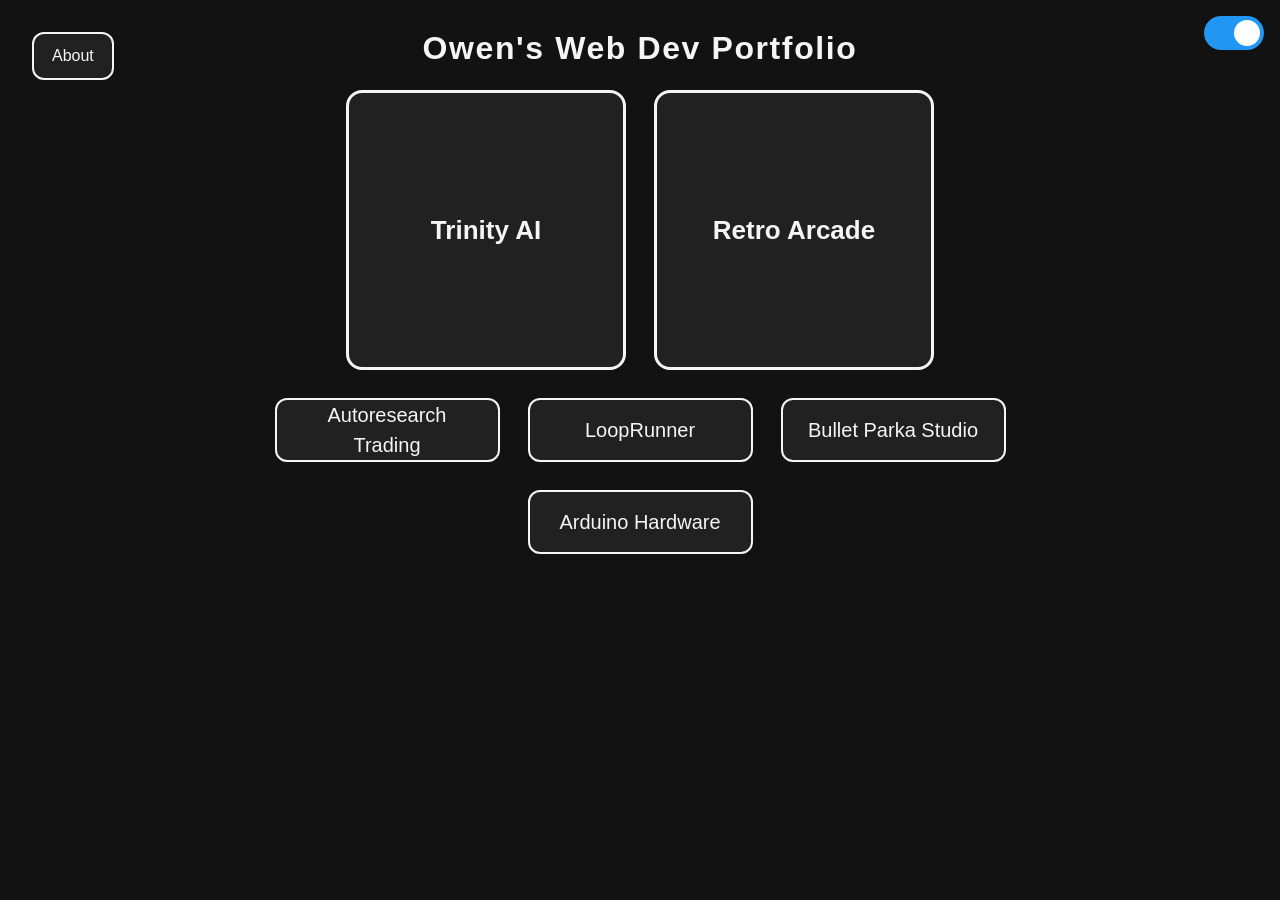
<file: index.html>
<!DOCTYPE html>
<html lang="en">
<head>
  <meta charset="UTF-8" />
  <meta name="viewport" content="width=device-width, initial-scale=1.0" />
  <title>Owen's Web Dev Portfolio</title>
  <link rel="stylesheet" href="style.css" />
</head>
<body>
  <!-- Dark mode toggle -->
  <label class="switch" aria-label="Toggle dark mode">
    <input type="checkbox" id="dark-mode-toggle" />
    <span class="slider"></span>
  </label>

  <!-- About button: top-left corner -->
  <a href="about.html" class="about-corner">
    <span class="square-tab">
      About
      <img class="tiedye-button" src="assets/img/lava_texture.jpeg" alt="" />
    </span>
  </a>

  <header id="header">
    <h1><span>Owen's Web Dev Portfolio</span></h1>

    <!-- Navigation tabs -->
    <nav aria-label="Main navigation">

      <!-- Row 1: Featured projects (centered) -->
      <div class="nav-row">
        <a href="https://dubya.ai" target="_blank" rel="noopener noreferrer">
          <span class="square-tab featured-tab">
            Trinity AI
            <img class="tiedye-button" src="assets/img/tiedye_button.jpeg" alt="" />
          </span>
        </a>

        <a href="https://dubya.ai/vidya" target="_blank" rel="noopener noreferrer">
          <span class="square-tab featured-tab">
            Retro Arcade
            <img class="tiedye-button" src="assets/img/cyan_mosaic.jpeg" alt="" />
          </span>
        </a>
      </div>

      <!-- Row 3: Smaller projects (centered) -->
      <div class="nav-row">
        <a href="https://github.com/owenheidenreich/autoresearch-trading" target="_blank" rel="noopener noreferrer">
          <span class="square-tab">
            Autoresearch Trading
            <img class="tiedye-button" src="assets/img/tiedye_button.jpeg" alt="" />
          </span>
        </a>

        <a href="https://github.com/owenheidenreich/looprunner" target="_blank" rel="noopener noreferrer">
          <span class="square-tab">
            LoopRunner
            <img class="tiedye-button" src="assets/img/cyan_mosaic.jpeg" alt="" />
          </span>
        </a>

        <a href="https://github.com/owenheidenreich/sea-urchin-parka" target="_blank" rel="noopener noreferrer">
          <span class="square-tab">
            Bullet Parka Studio
            <img class="tiedye-button" src="assets/img/lava_texture.jpeg" alt="" />
          </span>
        </a>

        <a href="https://github.com/owenheidenreich/arduino-starter-kit-challenge" target="_blank" rel="noopener noreferrer">
          <span class="square-tab">
            Arduino Hardware
            <img class="tiedye-button" src="assets/img/tiedye_button.jpeg" alt="" />
          </span>
        </a>
      </div>

    </nav>
  </header>

  <script src="darkmode.js"></script>
</body>
</html>
</file>
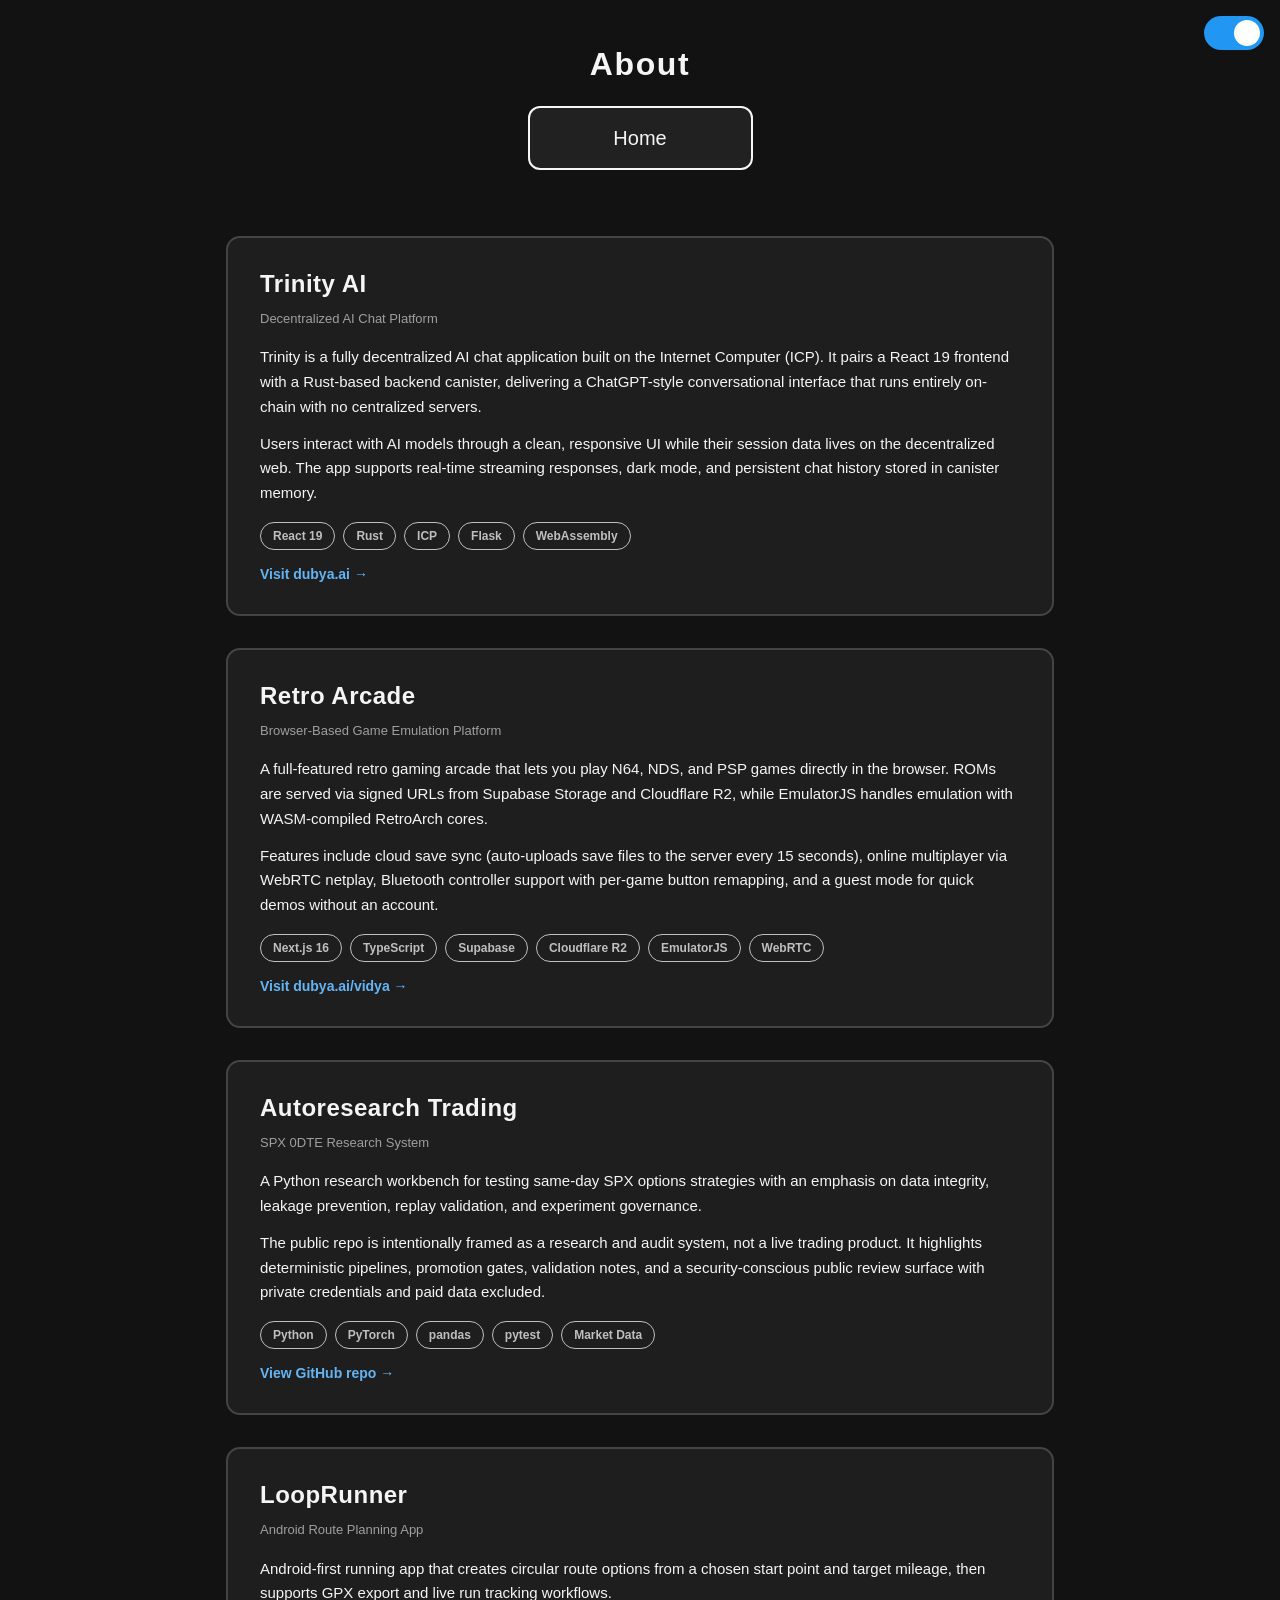
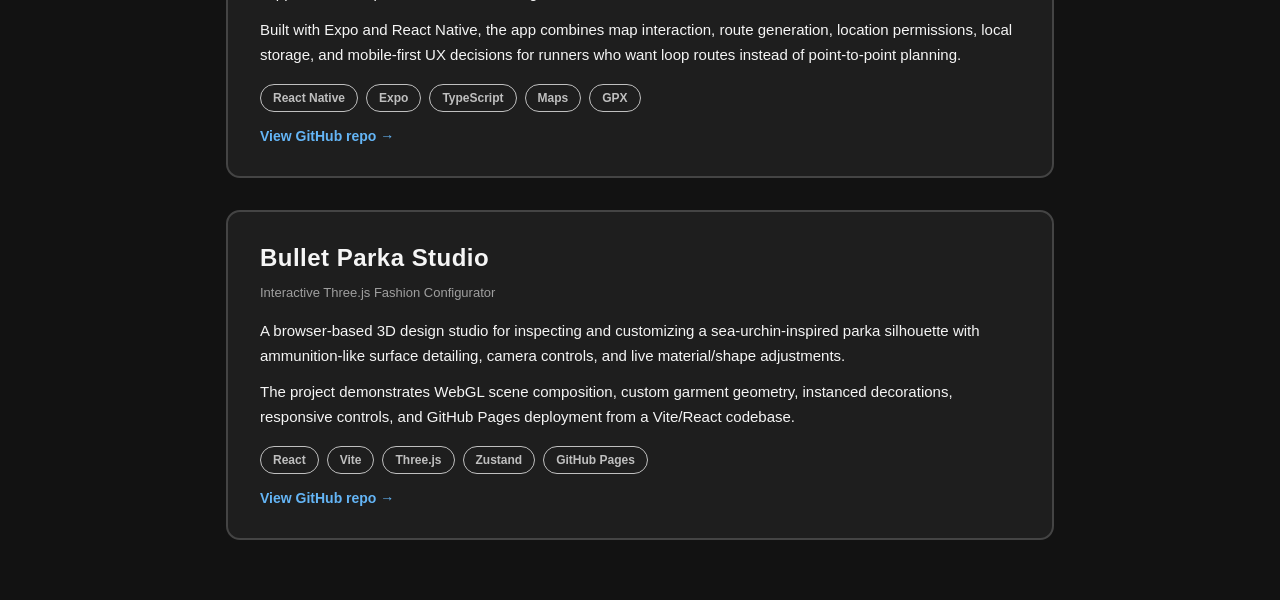
<file: about.html>
<!DOCTYPE html>
<html lang="en">
<head>
  <meta charset="UTF-8" />
  <meta name="viewport" content="width=device-width, initial-scale=1.0" />
  <title>About – Owen's Web Dev Portfolio</title>
  <link rel="stylesheet" href="style.css" />
  <style>
    .about-grid {
      display: flex;
      flex-direction: column;
      align-items: center;
      gap: 32px;
      padding: 40px 16px 60px;
      max-width: 860px;
      margin: 0 auto;
    }

    .project-card {
      width: 100%;
      padding: 28px 32px;
      border: 2px solid rgba(0, 0, 0, 0.15);
      border-radius: 14px;
      background-color: #f1f1f1;
      transition: transform 0.2s ease, box-shadow 0.2s ease, background-color 0.2s ease, border-color 0.2s ease;
    }

    .project-card:hover {
      transform: translateY(-3px);
      box-shadow: 0 10px 28px rgba(0, 0, 0, 0.18);
    }

    .project-card h2 {
      margin: 0 0 6px;
      font-size: 24px;
      letter-spacing: 0.02em;
    }

    .project-card .subtitle {
      font-size: 13px;
      opacity: 0.6;
      margin: 0 0 16px;
    }

    .project-card p {
      font-size: 15px;
      line-height: 1.65;
      margin: 0 0 12px;
    }

    .project-card p:last-child {
      margin-bottom: 0;
    }

    .tag-row {
      display: flex;
      flex-wrap: wrap;
      gap: 8px;
      margin-top: 16px;
    }

    .tag {
      display: inline-block;
      padding: 4px 12px;
      font-size: 12px;
      font-weight: 600;
      border-radius: 999px;
      border: 1px solid currentColor;
      opacity: 0.75;
    }

    .project-link {
      display: inline-block;
      margin-top: 14px;
      font-size: 14px;
      font-weight: 600;
      color: #2196f3;
      text-decoration: none;
      transition: opacity 0.2s;
    }

    .project-link:hover {
      opacity: 0.7;
      text-decoration: underline;
    }

    /* Dark mode overrides */
    body.dark-mode .project-card {
      background-color: #1e1e1e;
      border-color: #444;
    }

    body.dark-mode .project-link {
      color: #64b5f6;
    }
  </style>
</head>
<body>
  <!-- Dark mode toggle -->
  <label class="switch" aria-label="Toggle dark mode">
    <input type="checkbox" id="dark-mode-toggle" />
    <span class="slider"></span>
  </label>

  <!-- Header + nav -->
  <header id="header" style="min-height: auto; padding: 40px 16px 20px;">
    <h1><span>About</span></h1>
    <nav aria-label="Main navigation">
      <a href="index.html">
        <span class="square-tab">
          Home
          <img class="tiedye-button" src="assets/img/tiedye_button.jpeg" alt="" />
        </span>
      </a>
    </nav>
  </header>

  <main class="about-grid">

    <!-- Trinity AI -->
    <article class="project-card">
      <h2>Trinity AI</h2>
      <p class="subtitle">Decentralized AI Chat Platform</p>
      <p>
        Trinity is a fully decentralized AI chat application built on the
        Internet Computer (ICP). It pairs a React 19 frontend with a Rust-based
        backend canister, delivering a ChatGPT-style conversational interface
        that runs entirely on-chain with no centralized servers.
      </p>
      <p>
        Users interact with AI models through a clean, responsive UI while
        their session data lives on the decentralized web. The app supports
        real-time streaming responses, dark mode, and persistent chat history
        stored in canister memory.
      </p>
      <div class="tag-row">
        <span class="tag">React 19</span>
        <span class="tag">Rust</span>
        <span class="tag">ICP</span>
        <span class="tag">Flask</span>
        <span class="tag">WebAssembly</span>
      </div>
      <a class="project-link" href="https://dubya.ai" target="_blank" rel="noopener noreferrer">Visit dubya.ai &rarr;</a>
    </article>

    <!-- Retro Arcade -->
    <article class="project-card">
      <h2>Retro Arcade</h2>
      <p class="subtitle">Browser-Based Game Emulation Platform</p>
      <p>
        A full-featured retro gaming arcade that lets you play N64, NDS, and PSP
        games directly in the browser. ROMs are served via signed URLs from
        Supabase Storage and Cloudflare R2, while EmulatorJS handles emulation
        with WASM-compiled RetroArch cores.
      </p>
      <p>
        Features include cloud save sync (auto-uploads save files to the server
        every 15 seconds), online multiplayer via WebRTC netplay, Bluetooth
        controller support with per-game button remapping, and a guest mode for
        quick demos without an account.
      </p>
      <div class="tag-row">
        <span class="tag">Next.js 16</span>
        <span class="tag">TypeScript</span>
        <span class="tag">Supabase</span>
        <span class="tag">Cloudflare R2</span>
        <span class="tag">EmulatorJS</span>
        <span class="tag">WebRTC</span>
      </div>
      <a class="project-link" href="https://dubya.ai/vidya" target="_blank" rel="noopener noreferrer">Visit dubya.ai/vidya &rarr;</a>
    </article>

    <!-- Autoresearch Trading -->
    <article class="project-card">
      <h2>Autoresearch Trading</h2>
      <p class="subtitle">SPX 0DTE Research System</p>
      <p>
        A Python research workbench for testing same-day SPX options strategies
        with an emphasis on data integrity, leakage prevention, replay
        validation, and experiment governance.
      </p>
      <p>
        The public repo is intentionally framed as a research and audit system,
        not a live trading product. It highlights deterministic pipelines,
        promotion gates, validation notes, and a security-conscious public
        review surface with private credentials and paid data excluded.
      </p>
      <div class="tag-row">
        <span class="tag">Python</span>
        <span class="tag">PyTorch</span>
        <span class="tag">pandas</span>
        <span class="tag">pytest</span>
        <span class="tag">Market Data</span>
      </div>
      <a class="project-link" href="https://github.com/owenheidenreich/autoresearch-trading" target="_blank" rel="noopener noreferrer">View GitHub repo &rarr;</a>
    </article>

    <!-- LoopRunner -->
    <article class="project-card">
      <h2>LoopRunner</h2>
      <p class="subtitle">Android Route Planning App</p>
      <p>
        Android-first running app that creates circular route options from a
        chosen start point and target mileage, then supports GPX export and
        live run tracking workflows.
      </p>
      <p>
        Built with Expo and React Native, the app combines map interaction,
        route generation, location permissions, local storage, and mobile-first
        UX decisions for runners who want loop routes instead of point-to-point
        planning.
      </p>
      <div class="tag-row">
        <span class="tag">React Native</span>
        <span class="tag">Expo</span>
        <span class="tag">TypeScript</span>
        <span class="tag">Maps</span>
        <span class="tag">GPX</span>
      </div>
      <a class="project-link" href="https://github.com/owenheidenreich/looprunner" target="_blank" rel="noopener noreferrer">View GitHub repo &rarr;</a>
    </article>

    <!-- Bullet Parka Studio -->
    <article class="project-card">
      <h2>Bullet Parka Studio</h2>
      <p class="subtitle">Interactive Three.js Fashion Configurator</p>
      <p>
        A browser-based 3D design studio for inspecting and customizing a
        sea-urchin-inspired parka silhouette with ammunition-like surface
        detailing, camera controls, and live material/shape adjustments.
      </p>
      <p>
        The project demonstrates WebGL scene composition, custom garment
        geometry, instanced decorations, responsive controls, and GitHub Pages
        deployment from a Vite/React codebase.
      </p>
      <div class="tag-row">
        <span class="tag">React</span>
        <span class="tag">Vite</span>
        <span class="tag">Three.js</span>
        <span class="tag">Zustand</span>
        <span class="tag">GitHub Pages</span>
      </div>
      <a class="project-link" href="https://github.com/owenheidenreich/sea-urchin-parka" target="_blank" rel="noopener noreferrer">View GitHub repo &rarr;</a>
    </article>

  </main>

  <script src="darkmode.js"></script>
</body>
</html>
</file>
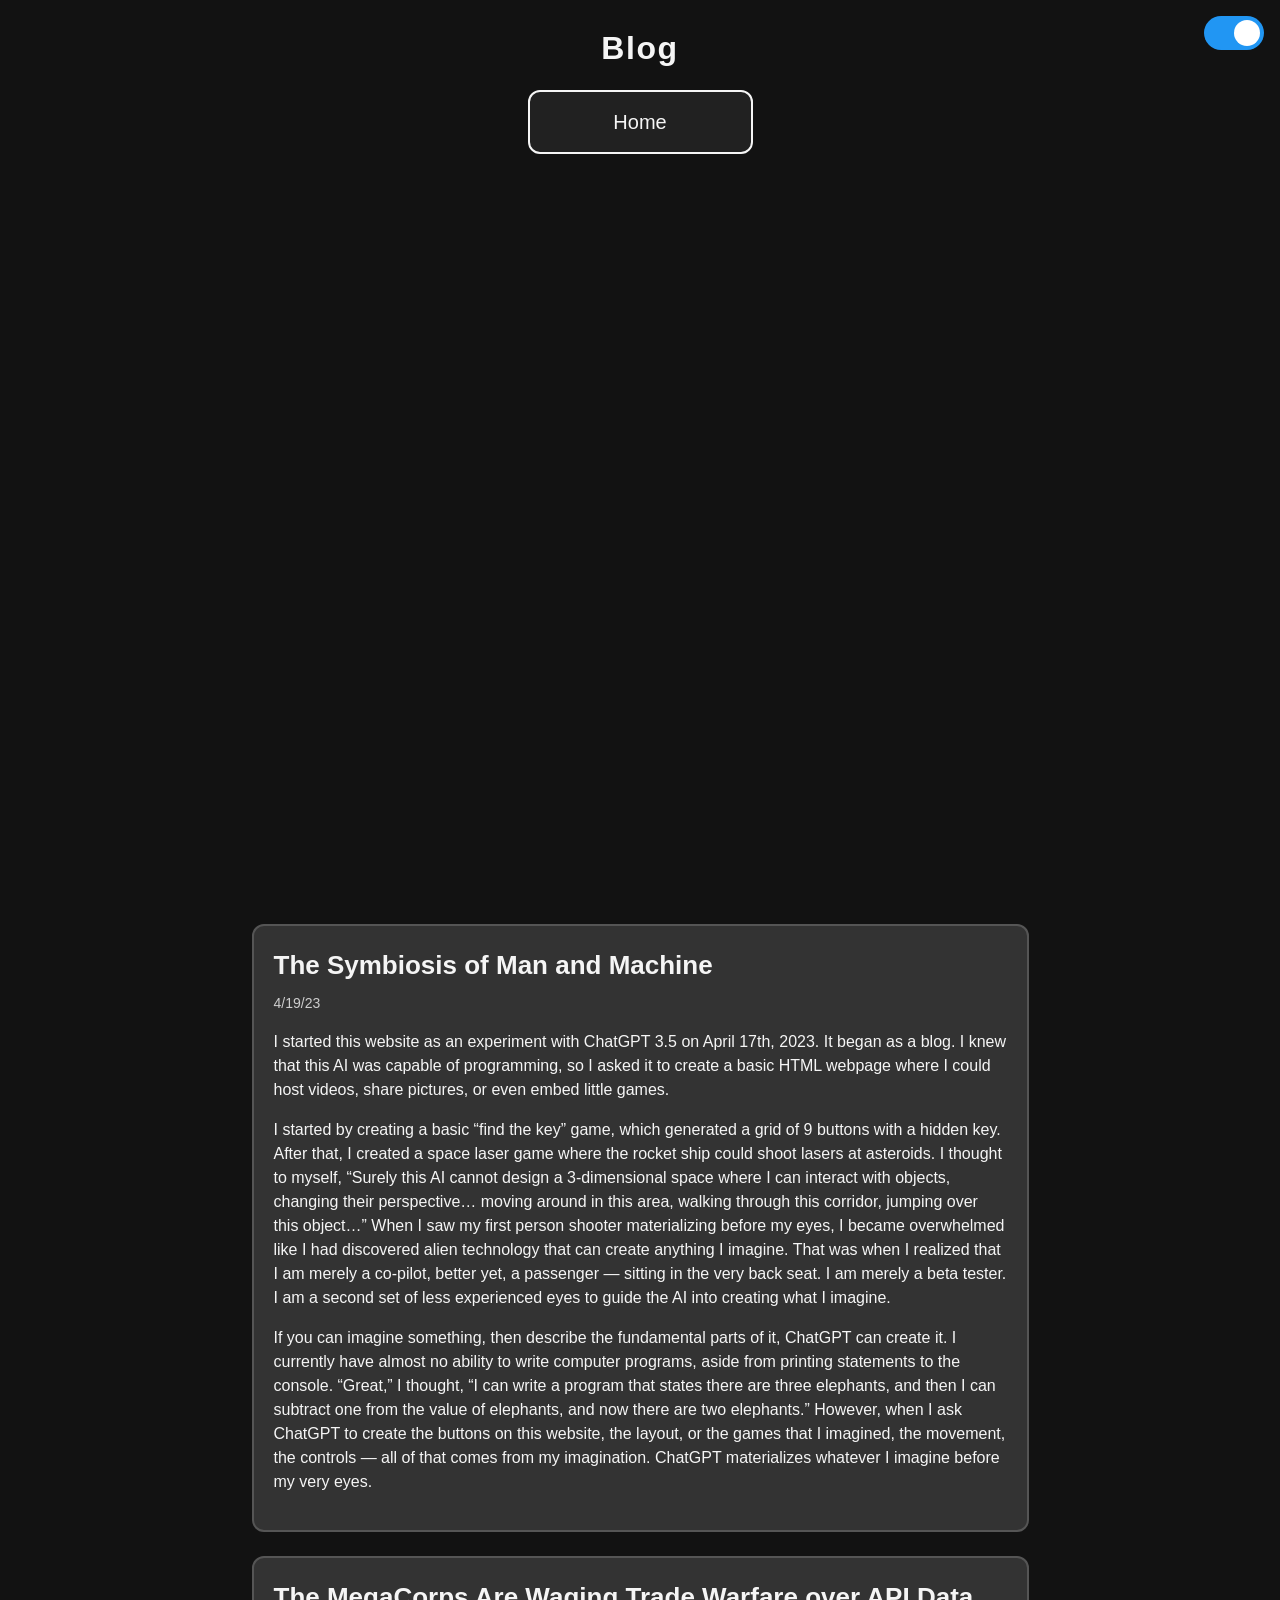
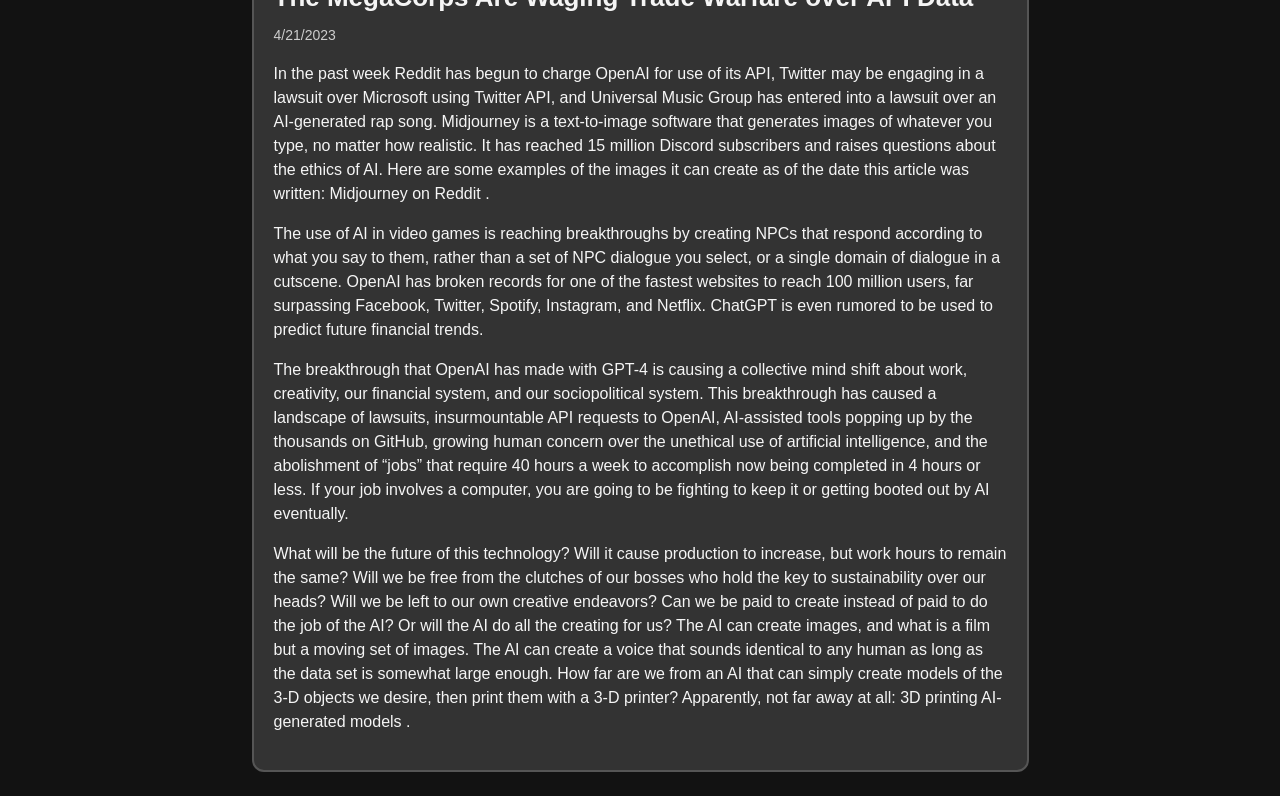
<file: blog.html>
<!DOCTYPE html>
<html lang="en">
<head>
  <meta charset="UTF-8" />
  <meta name="viewport" content="width=device-width, initial-scale=1.0" />
  <title>Blog – Owen's Web Dev Portfolio</title>
  <link rel="stylesheet" href="style.css" />
</head>
<body>
  <!-- Dark mode toggle (same pattern as other pages) -->
  <label class="switch" aria-label="Toggle dark mode">
    <input type="checkbox" id="dark-mode-toggle" />
    <span class="slider"></span>
  </label>

  <!-- Header + nav -->
  <header id="header">
    <h1><span>Blog</span></h1>
    <nav aria-label="Main navigation">
      <a href="index.html">
        <span class="square-tab">
          Home
          <img class="tiedye-button" src="assets/img/tiedye_button.jpeg" alt="" />
        </span>
      </a>
    </nav>
  </header>

  <main>

    <!-- POST 1: Symbiosis of Man and Machine -->
    <article class="content" id="symbiosis">
      <h2 class="title">The Symbiosis of Man and Machine</h2>
      <p class="date">4/19/23</p>

      <p class="paragraph">
        I started this website as an experiment with ChatGPT 3.5 on April 17th,
        2023. It began as a blog. I knew that this AI was capable of
        programming, so I asked it to create a basic HTML webpage where I could
        host videos, share pictures, or even embed little games.
      </p>

      <p class="paragraph">
        I started by creating a basic “find the key” game, which generated a
        grid of 9 buttons with a hidden key. After that, I created a space
        laser game where the rocket ship could shoot lasers at asteroids. I
        thought to myself, “Surely this AI cannot design a 3-dimensional space
        where I can interact with objects, changing their perspective… moving
        around in this area, walking through this corridor, jumping over this
        object…” When I saw my first person shooter materializing before my
        eyes, I became overwhelmed like I had discovered alien technology that
        can create anything I imagine. That was when I realized that I am
        merely a co-pilot, better yet, a passenger — sitting in the very back
        seat. I am merely a beta tester. I am a second set of less experienced
        eyes to guide the AI into creating what I imagine.
      </p>

      <p class="paragraph">
        If you can imagine something, then describe the fundamental parts of
        it, ChatGPT can create it. I currently have almost no ability to write
        computer programs, aside from printing statements to the console.
        “Great,” I thought, “I can write a program that states there are three
        elephants, and then I can subtract one from the value of elephants, and
        now there are two elephants.” However, when I ask ChatGPT to create the
        buttons on this website, the layout, or the games that I imagined, the
        movement, the controls — all of that comes from my imagination.
        ChatGPT materializes whatever I imagine before my very eyes.
      </p>
    </article>

    <!-- POST 2: Megacorps Waging Trade Warfare -->
    <article class="content" id="megacorps">
      <h2 class="title">The MegaCorps Are Waging Trade Warfare over API Data</h2>
      <p class="date">4/21/2023</p>

      <p class="paragraph">
        In the past week
        <a href="https://web.archive.org/web/20230421012242/https:/www.theverge.com/2023/4/18/23688463/reddit-developer-api-terms-change-monetization-ai" target="_blank" rel="noopener noreferrer">
          Reddit
        </a>
        has begun to charge OpenAI for use of its API,
        <a href="https://web.archive.org/web/20230420044207/https:/www.reddit.com/r/bing/comments/12se61c/elon_musk_on_bing_ai_training_data_lawsuit_time/" target="_blank" rel="noopener noreferrer">
          Twitter
        </a>
        may be engaging in a lawsuit over Microsoft using Twitter API, and
        <a href="https://web.archive.org/web/20230419153204/https:/www.reddit.com/r/Music/comments/12rxxhm/universal_music_group_claims_copyright_against/" target="_blank" rel="noopener noreferrer">
          Universal Music Group
        </a>
        has entered into a lawsuit over an AI-generated rap song.
        <a href="https://web.archive.org/web/20230421102530/https:/www.newscientist.com/article/2369244-sci-fi-author-lavie-tidhar-using-midjourney-to-explore-ethics-of-ai/" target="_blank" rel="noopener noreferrer">
          Midjourney
        </a>
        is a text-to-image software that generates images of whatever you type,
        no matter how realistic. It has reached 15 million Discord subscribers
        and raises questions about the ethics of AI. Here are some examples of
        the images it can create as of the date this article was written:
        <a href="https://web.archive.org/web/20230421041605/https:/www.reddit.com/r/midjourney/" target="_blank" rel="noopener noreferrer">
          Midjourney on Reddit
        </a>.
      </p>

      <p class="paragraph">
        The use of AI in
        <a href="https://web.archive.org/web/20230419175415/https:/www.reddit.com/r/ChatGPT/comments/12rjhpc/an_experiment_with_ai_npcs_in_gaming_first_of_its/" target="_blank" rel="noopener noreferrer">
          video games
        </a>
        is reaching breakthroughs by creating NPCs that respond according to
        what you say to them, rather than a set of NPC dialogue you select, or
        a single domain of dialogue in a cutscene.
        <a href="https://www.bloomberg.com/opinion/articles/2023-04-21/dreams-of-ai-replacing-humans-in-finance-may-come-true-xj4y7vzkg?leadSource=uverify" target="_blank" rel="noopener noreferrer">
          OpenAI
        </a>
        has broken records for one of the fastest websites to reach 100 million
        users, far surpassing Facebook, Twitter, Spotify, Instagram, and
        Netflix. ChatGPT is even rumored to be used to predict future financial
        trends.
      </p>

      <p class="paragraph">
        The breakthrough that OpenAI has made with GPT-4 is causing a collective
        mind shift about work, creativity, our financial system, and our
        sociopolitical system. This breakthrough has caused a landscape of
        lawsuits, insurmountable API requests to OpenAI, AI-assisted tools
        popping up by the thousands on GitHub, growing human concern over the
        unethical use of artificial intelligence, and the abolishment of “jobs”
        that require 40 hours a week to accomplish now being completed in 4
        hours or less. If your job involves a computer, you are going to be
        fighting to keep it or getting booted out by AI eventually.
      </p>

      <p class="paragraph">
        What will be the future of this technology? Will it cause production to
        increase, but work hours to remain the same? Will we be free from the
        clutches of our bosses who hold the key to sustainability over our
        heads? Will we be left to our own creative endeavors? Can we be paid to
        create instead of paid to do the job of the AI? Or will the AI do all
        the creating for us? The AI can create images, and what is a film but a
        moving set of images. The AI can create a voice that sounds identical
        to any human as long as the data set is somewhat large enough. How far
        are we from an AI that can simply create models of the 3-D objects we
        desire, then print them with a 3-D printer? Apparently, not far away at
        all:
        <a href="https://www.youtube.com/watch?v=tIIFKPzysok" target="_blank" rel="noopener noreferrer">
          3D printing AI-generated models
        </a>.
      </p>
    </article>

    <!-- Future posts: just copy/paste another <article class="content"> here -->
  </main>

  <script src="darkmode.js"></script>
</body>
</html>
</file>
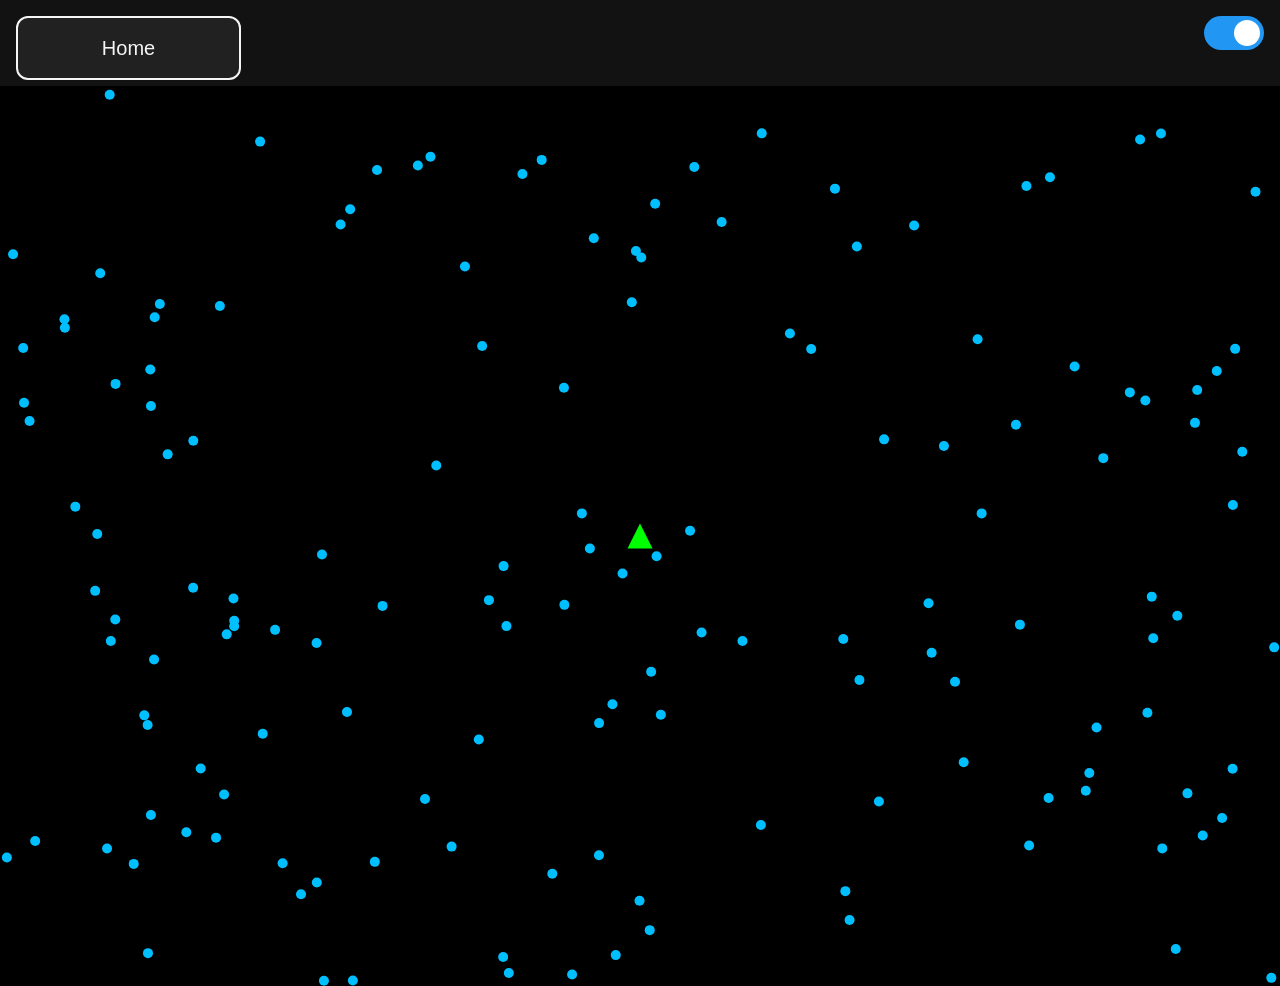
<file: game-2d.html>
<!DOCTYPE html>
<html lang="en">
<head>
  <meta charset="UTF-8" />
  <meta name="viewport" content="width=device-width, initial-scale=1.0" />
  <title>2D Triangle Shooter – Owen's Web Dev Portfolio</title>
  <link rel="stylesheet" href="style.css" />
  <style>
    body {
      margin: 0;
      overflow: hidden;
    }
    canvas {
      display: block;
      background-color: #000;
    }
  </style>
</head>
<body>
  <label class="switch" aria-label="Toggle dark mode">
    <input type="checkbox" id="dark-mode-toggle" />
    <span class="slider"></span>
  </label>

  <a href="index.html">
    <span class="square-tab">
      Home
      <img class="tiedye-button" src="assets/img/tiedye_button.jpeg" alt="" />
    </span>
  </a>

  <canvas id="dotCanvas"></canvas>

  <script>
    const canvas = document.getElementById('dotCanvas');
    const ctx = canvas.getContext('2d');

    // Make canvas fill the window
    function resizeCanvas() {
      canvas.width = window.innerWidth;
      canvas.height = window.innerHeight;
    }
    window.addEventListener('resize', resizeCanvas);
    resizeCanvas();

    const dotRadius = 5;
    const numDots = 150;
    const dots = [];
    const projectiles = [];
    const projectileRadius = 3;
    const triangleSize = 25;

    const triangle = {
      x: canvas.width / 2,
      y: canvas.height / 2,
      rotation: 0,
      sizeMultiplier: 1
    };

    for (let i = 0; i < numDots; i++) {
      const x = Math.random() * (canvas.width - 2 * dotRadius) + dotRadius;
      const y = Math.random() * (canvas.height - 2 * dotRadius) + dotRadius;
      const speedX = Math.random() * 2 - 1;
      const speedY = Math.random() * 2 - 1;
      dots.push({ x, y, speedX, speedY });
    }

    function drawTriangle() {
      const size = triangleSize * triangle.sizeMultiplier;
      ctx.save();
      ctx.translate(triangle.x, triangle.y);
      ctx.rotate(triangle.rotation);
      ctx.beginPath();
      ctx.moveTo(0, -size / 2);
      ctx.lineTo(size / 2, size / 2);
      ctx.lineTo(-size / 2, size / 2);
      ctx.closePath();
      ctx.fillStyle = 'lime';
      ctx.fill();
      ctx.restore();
    }

    function drawDot(dot) {
      ctx.beginPath();
      ctx.arc(dot.x, dot.y, dotRadius, 0, Math.PI * 2);
      ctx.fillStyle = 'deepskyblue';
      ctx.fill();
    }

    function drawProjectile(projectile) {
      ctx.beginPath();
      ctx.arc(projectile.x, projectile.y, projectileRadius, 0, Math.PI * 2);
      ctx.fillStyle = 'red';
      ctx.fill();
    }

    function checkCollision(dot, projectile) {
      const dx = dot.x - projectile.x;
      const dy = dot.y - projectile.y;
      const distance = Math.hypot(dx, dy);
      return distance <= dotRadius + projectileRadius;
    }

    function update() {
      ctx.clearRect(0, 0, canvas.width, canvas.height);

      drawTriangle();

      // Move dots
      for (const dot of dots) {
        dot.x += dot.speedX;
        dot.y += dot.speedY;

        if (dot.x <= dotRadius || dot.x >= canvas.width - dotRadius) {
          dot.speedX = -dot.speedX;
        }
        if (dot.y <= dotRadius || dot.y >= canvas.height - dotRadius) {
          dot.speedY = -dot.speedY;
        }

        drawDot(dot);
      }

      // Move projectiles
      for (let i = projectiles.length - 1; i >= 0; i--) {
        const projectile = projectiles[i];
        projectile.x += projectile.speedX;
        projectile.y += projectile.speedY;

        // Remove off-screen projectiles
        if (
          projectile.x < 0 ||
          projectile.x > canvas.width ||
          projectile.y < 0 ||
          projectile.y > canvas.height
        ) {
          projectiles.splice(i, 1);
          continue;
        }

        drawProjectile(projectile);

        // Check collisions with dots
        for (let j = dots.length - 1; j >= 0; j--) {
          const dot = dots[j];
          if (checkCollision(dot, projectile)) {
            dots.splice(j, 1);
            projectiles.splice(i, 1);
            triangle.sizeMultiplier *= 1.02;
            break;
          }
        }
      }

      requestAnimationFrame(update);
    }

    function shootProjectile() {
      const angle = triangle.rotation;
      const speedX = Math.cos(angle) * 8;
      const speedY = Math.sin(angle) * 8;
      projectiles.push({
        x: triangle.x,
        y: triangle.y,
        speedX,
        speedY
      });
    }

    window.addEventListener('keydown', e => {
      switch (e.key) {
        case 'w':
          triangle.y -= 5;
          break;
        case 'a':
          triangle.x -= 5;
          break;
        case 's':
          triangle.y += 5;
          break;
        case 'd':
          triangle.x += 5;
          break;
        case 'ArrowLeft':
          triangle.rotation -= 0.1;
          break;
        case 'ArrowRight':
          triangle.rotation += 0.1;
          break;
        case ' ':
          shootProjectile();
          break;
      }
    });

    update();
  </script>

  <script src="darkmode.js"></script>
</body>
</html>
</file>
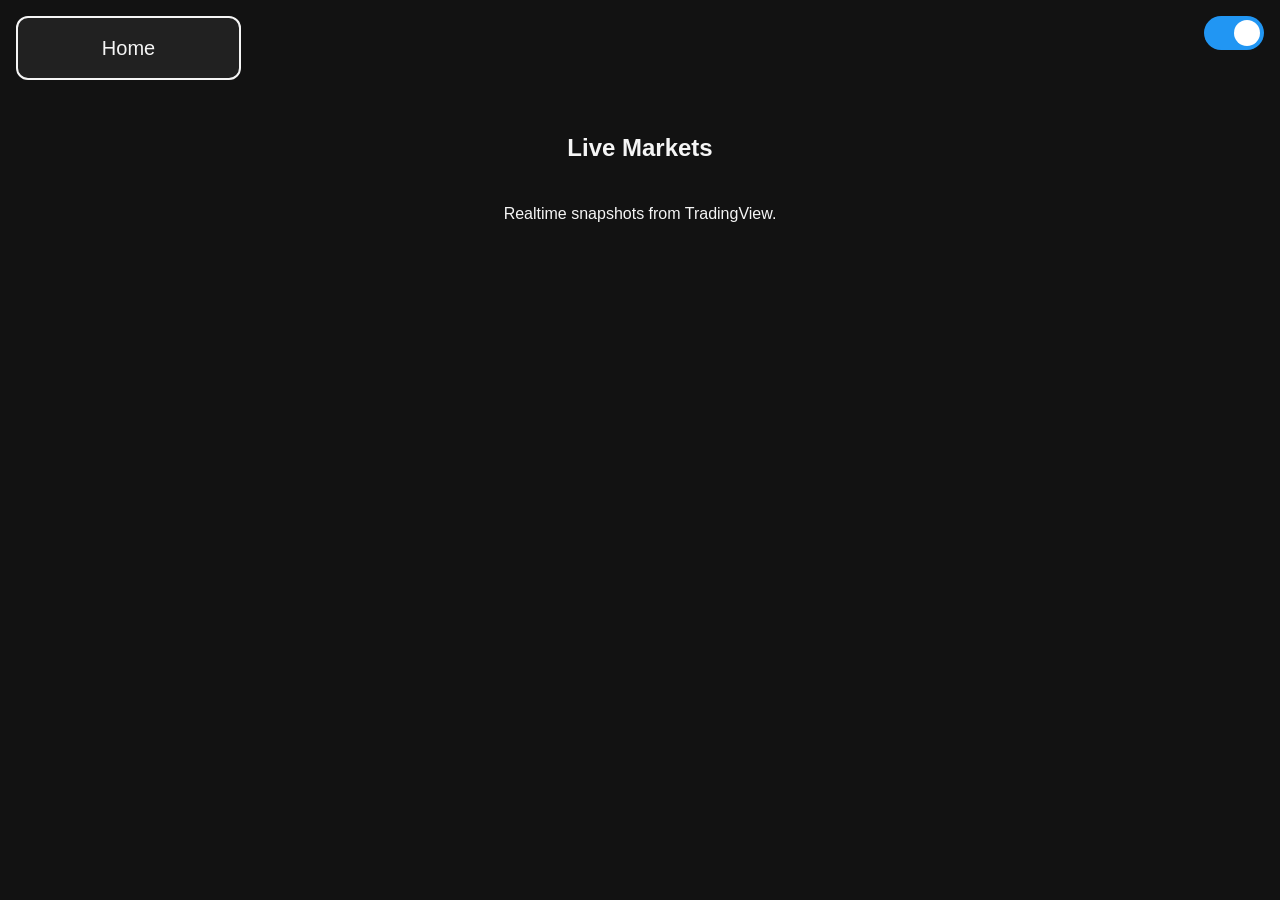
<file: stocks.html>
<!DOCTYPE html>
<html lang="en">
<head>
  <meta charset="UTF-8" />
  <meta name="viewport" content="width=device-width, initial-scale=1.0" />
  <title>Markets – Owen's Web Dev Portfolio</title>
  <link rel="stylesheet" href="style.css" />
</head>
<body>
  <label class="switch" aria-label="Toggle dark mode">
    <input type="checkbox" id="dark-mode-toggle" />
    <span class="slider"></span>
  </label>

  <a href="index.html">
    <span class="square-tab">
      Home
      <img class="tiedye-button" src="assets/img/tiedye_button.jpeg" alt="" />
    </span>
  </a>

  <main class="container">
    <h2>Live Markets</h2>
    <p>Realtime snapshots from TradingView.</p>

    <!-- TradingView Widget BEGIN -->
    <div class="tradingview-widget-container">
      <div id="tradingview_widget"></div>
    </div>

    <script
      type="text/javascript"
      src="https://s3.tradingview.com/external-embedding/embed-widget-tickers.js"
      async>
    </script>

    <script type="text/javascript">
      document.addEventListener('DOMContentLoaded', function () {
        new TradingView.widget({
          container_id: 'tradingview_widget',
          symbols: [
            { proName: 'FOREXCOM:SPXUSD', title: 'S&P 500' },
            { proName: 'FOREXCOM:NSXUSD', title: 'US 100' },
            { proName: 'FX_IDC:EURUSD', title: 'EUR/USD' },
            { proName: 'BITSTAMP:BTCUSD', title: 'Bitcoin' },
            { proName: 'BITSTAMP:ETHUSD', title: 'Ethereum' },
            { proName: 'NASDAQ:TSLA', title: 'Tesla' }
          ],
          isTransparent: false,
          showSymbolLogo: true,
          colorTheme: 'dark',
          locale: 'en'
        });
      });
    </script>
    <!-- TradingView Widget END -->
  </main>

  <script src="darkmode.js"></script>
</body>
</html>
</file>
<file: style.css>
/* =========================================================
   Global Reset & Base
   ========================================================= */

*,
*::before,
*::after {
  box-sizing: border-box;
}

html,
body {
  margin: 0;
  padding: 0;
}

body {
  font-family: Arial, sans-serif;
  background-color: #f5f5f5;
  color: #212121;
  line-height: 1.5;
}

/* Keep links clean by default */
a {
  color: inherit;
  text-decoration: none;
}

/* =========================================================
   Layout: Header + Nav
   ========================================================= */

#header {
  display: flex;
  flex-direction: column;
  align-items: center;
  justify-content: flex-start;
  min-height: 100vh;
  padding: 24px 16px 8px;
  text-align: center;
}

/* About button pinned to top-left */
.about-corner {
  position: fixed;
  top: 16px;
  left: 16px;
  z-index: 1000;
}

.about-corner .square-tab {
  width: auto;
  height: auto;
  padding: 10px 18px;
  font-size: 16px;
}

/* Site title */
#header h1 {
  margin: 0 0 12px;
  font-size: 32px;
  letter-spacing: 0.05em;
}

/* Little letter-fade flourish on hover */
#header h1 span {
  display: inline-block;
}

#header h1:hover span {
  animation: fade-out 0.5s forwards;
}

@keyframes fade-out {
  0% { opacity: 1; }
  100% { opacity: 0; }
}

/* Nav bar under the title */
#header nav {
  display: flex;
  flex-direction: column;
  align-items: center;
  gap: 16px;
  max-width: 800px;
  width: 100%;
}

/* Nav rows */
.nav-row {
  display: flex;
  flex-wrap: wrap;
  justify-content: center;
  gap: 16px;
}

.nav-row-left {
  align-self: flex-start;
}

/* Featured project tabs (Trinity AI, Retro Arcade) */
.square-tab.featured-tab {
  width: 280px;
  height: 280px;
  font-size: 26px;
  font-weight: 600;
  border-radius: 16px;
  border-width: 3px;
}

/* Keep any nav-area links (home buttons on inner pages) nicely spaced */
body > a > .square-tab,
body > a > .tab {
  margin-left: 16px;
  margin-top: 16px;
}

/* =========================================================
   Dark Mode Toggle Switch
   ========================================================= */

.switch {
  position: fixed;
  top: 16px;
  right: 16px;
  display: inline-block;
  width: 60px;
  height: 34px;
  z-index: 1000;
}

/* Hide the default checkbox */
.switch input {
  opacity: 0;
  width: 0;
  height: 0;
}

/* Slider track */
.slider {
  position: absolute;
  cursor: pointer;
  inset: 0;
  background-color: #ccc;
  transition: 0.4s;
  border-radius: 34px;
}

/* Slider thumb */
.slider::before {
  position: absolute;
  content: "";
  height: 26px;
  width: 26px;
  left: 4px;
  bottom: 4px;
  background-color: #fff;
  transition: 0.4s;
  border-radius: 50%;
}

/* Checked state */
input:checked + .slider {
  background-color: #2196f3;
}

input:checked + .slider::before {
  transform: translateX(26px);
}

/* =========================================================
   Nav Tabs (.square-tab and legacy .tab)
   ========================================================= */

/* Legacy tab style (used in a couple of places) */
.tab {
  display: inline-flex;
  align-items: center;
  justify-content: center;
  position: relative;
  padding: 14px 22px;
  margin: 6px;
  background-color: #f5f5f5;
  color: #212121;
  border: 2px solid #212121;
  border-radius: 10px;
  font-size: 18px;
  cursor: pointer;
  transition: transform 0.2s ease, box-shadow 0.2s ease, background-color 0.2s ease, color 0.2s ease;
  overflow: hidden;
}

/* Modern square nav tab (used on index/about/etc.) */
.square-tab {
  display: inline-flex;
  align-items: center;
  justify-content: center;
  position: relative;
  padding: 14px 22px;
  margin: 6px;
  width: 225px;
  height: 64px;
  background-color: #f5f5f5;
  color: #212121;
  border: 2px solid #212121;
  border-radius: 12px;
  font-size: 20px;
  cursor: pointer;
  transition: transform 0.2s ease, box-shadow 0.2s ease, background-color 0.2s ease, color 0.2s ease;
  overflow: hidden;
  text-align: center;
}

/* Tie-dye overlay image inside tabs */
.tab .tiedye-button,
.square-tab .tiedye-button {
  position: absolute;
  inset: 0;
  width: 100%;
  height: 100%;
  object-fit: cover;
  opacity: 0;
  pointer-events: none;
  transition: opacity 0.4s ease;
  z-index: 0;
}

/* Hover behavior: smooth scale + glow + reveal texture */
.tab:hover,
.square-tab:hover {
  transform: scale(1.06);
  box-shadow: 0 8px 18px rgba(0, 0, 0, 0.25);
  background-color: #212121;
  color: #ffffff;
}

.tab:hover .tiedye-button,
.square-tab:hover .tiedye-button {
  opacity: 1;
}

/* Keep text above the overlay */
.tab,
.square-tab {
  position: relative;
  z-index: 1;
}

/* =========================================================
   Bubbles (About page tiles)
   ========================================================= */

.container {
  display: flex;
  flex-direction: column;
  align-items: center;
  padding: 24px 16px 40px;
}

/* Links inside container (bubbles) keep current color */
.container a {
  color: inherit;
  text-decoration: none;
}

.container a:hover {
  text-decoration: none;
}

/* Bubble tiles used on about page */
.bubble {
  position: relative;
  width: 260px;
  height: 260px;
  padding: 18px;
  margin: 18px;
  border: 2px solid #000;
  border-radius: 14px;
  background-color: #f1f1f1;
  overflow: hidden;
  transition: transform 0.2s ease, box-shadow 0.2s ease, background-color 0.2s ease;
}

/* Tie-dye overlay as a div background for bubbles */
.bubble .tiedye-button {
  position: absolute;
  inset: 0;
  background-image: url('assets/img/icosahedronTexture.jpg'); /* adjust path if needed */
  background-size: cover;
  background-position: center;
  opacity: 0;
  pointer-events: none;
  transition: opacity 0.4s ease, transform 0.25s ease;
  z-index: 0;
}

.bubble p {
  margin: 0;
  position: relative;
  z-index: 1;
}

/* Hover: zoom + stronger texture, fade text slightly */
.bubble:hover {
  transform: scale(1.05);
  box-shadow: 0 8px 18px rgba(0, 0, 0, 0.25);
}

.bubble:hover .tiedye-button {
  opacity: 1;
  transform: scale(1.08);
}

/* Optional: let text fade a bit if you like the “reveal” effect */
.bubble:hover p {
  opacity: 0.0;
  transition: opacity 0.25s ease;
}

/* =========================================================
   Article / Post Layout (long-form pages)
   ========================================================= */

.content,
.post {
  position: relative;
  width: min(777px, 100% - 32px);
  padding: 20px;
  margin: 24px auto;
  border: 2px solid rgba(0, 0, 0, 0.2);
  border-radius: 12px;
  background-color: #f1f1f1;
  transition: box-shadow 0.2s ease, transform 0.2s ease, background-color 0.2s ease, border-color 0.2s ease;
}

.content:hover,
.post:hover {
  transform: translateY(-2px);
  box-shadow: 0 10px 24px rgba(0, 0, 0, 0.2);
}

.title {
  font-size: 26px;
  margin: 0 0 8px;
}

.date {
  font-size: 14px;
  opacity: 0.8;
  margin: 0 0 16px;
}

.paragraph {
  font-size: 16px;
  margin: 0 0 16px;
}

/* Little floating tab label if you ever use .tab inside content/post */
.content .tab,
.post .tab {
  position: absolute;
  right: 12px;
  top: 12px;
  padding: 6px 12px;
  border-radius: 999px;
  border: 2px solid white;
  background: rgba(0, 0, 0, 0.3);
  color: #fff;
  font-size: 12px;
}

/* Optional rainbow animation if you want something louder on hover */
@keyframes tab-hover-animation {
  0% {
    background-position: 0% 50%;
  }
  100% {
    background-position: 100% 50%;
  }
}

.content:hover .tab,
.post:hover .tab {
  background-image: linear-gradient(90deg, #6200ee, #00bcd4, #f50057, #ff9800);
  background-size: 300% 300%;
  animation: tab-hover-animation 2s linear infinite;
}

/* =========================================================
   Video Wrapper (Music page)
   ========================================================= */

.video-container {
  display: flex;
  justify-content: center;
  padding: 24px 16px 40px;
}

.video-wrapper {
  position: relative;
  width: min(560px, 100%);
  padding-top: 56.25%; /* 16:9 */
}

.video-wrapper video,
.video-wrapper .video-thumbnail {
  position: absolute;
  inset: 0;
  width: 100%;
  height: 100%;
  object-fit: cover;
}

/* Fade thumbnail out on hover */
.video-wrapper .video-thumbnail {
  transition: opacity 0.5s ease;
}

.video-wrapper:hover .video-thumbnail {
  opacity: 0;
}

/* =========================================================
   Dark Mode
   ========================================================= */

body.dark-mode {
  background-color: #121212;
  color: #f5f5f5;
}

/* Dark header */
body.dark-mode #header h1 {
  color: #f5f5f5;
}

/* Tabs in dark mode */
body.dark-mode .tab,
body.dark-mode .square-tab {
  background-color: #212121;
  border-color: #f5f5f5;
  color: #f5f5f5;
}

body.dark-mode .tab:hover,
body.dark-mode .square-tab:hover {
  background-color: #f5f5f5;
  color: #212121;
}

/* Bubbles in dark mode */
body.dark-mode .bubble {
  background-color: #212121;
  border-color: #f5f5f5;
  color: #f5f5f5;
}

/* Longform content in dark mode */
body.dark-mode .content,
body.dark-mode .post {
  background-color: #333333;
  border-color: #555555;
}

/* Containers in dark mode */
body.dark-mode .container {
  /* keep background as body; no override needed */
}

/* Video page in dark mode: nothing special beyond background/text */
</file>
